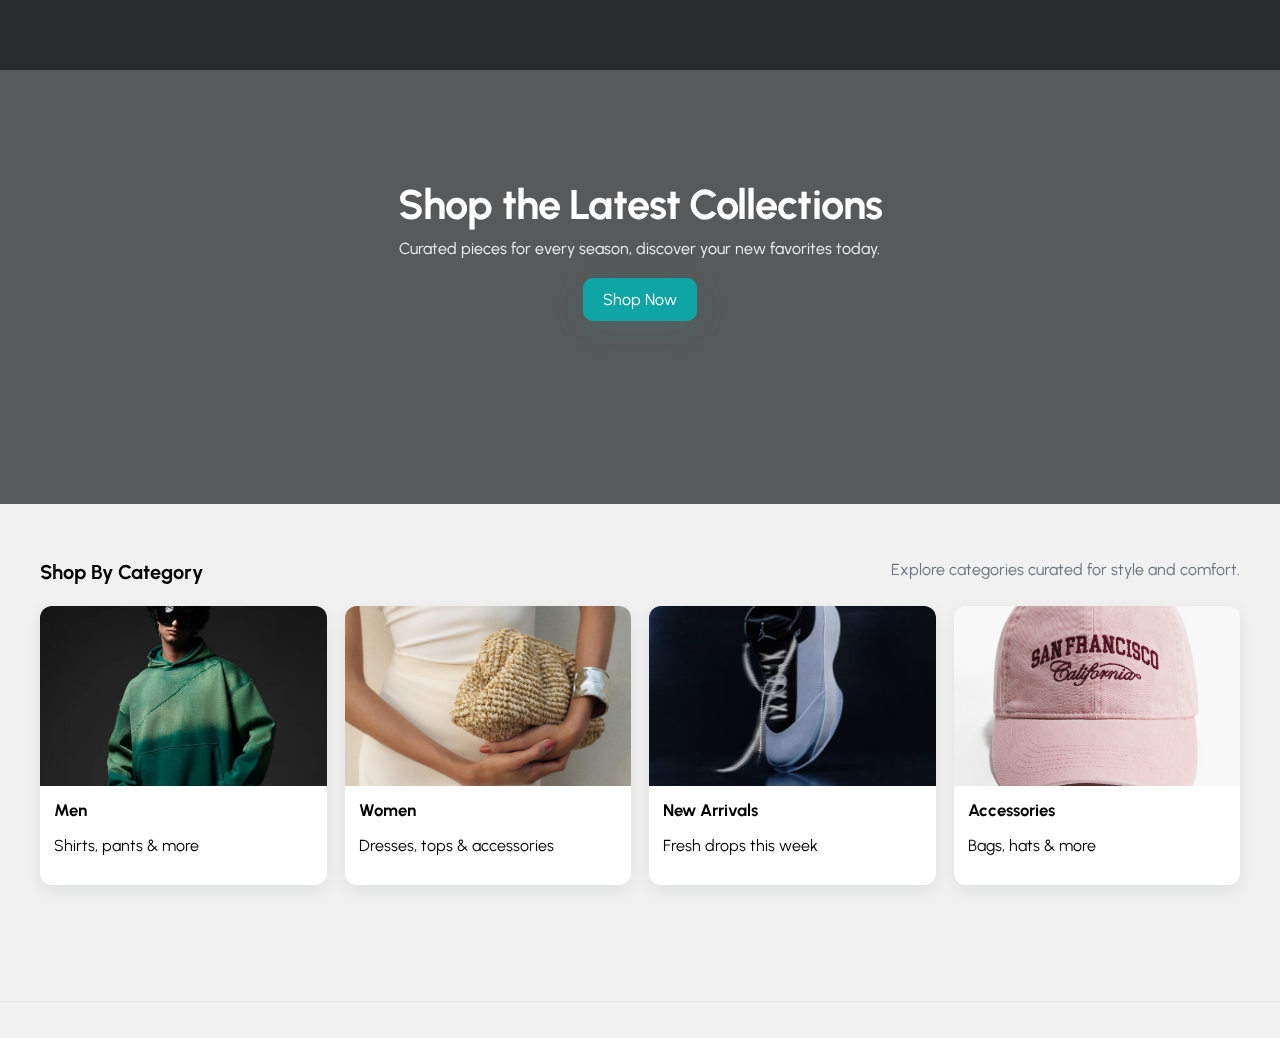
<file: index.html>
<!DOCTYPE html>
<html lang="en">

<head>
    <meta charset="UTF-8">
    <meta name="viewport" content="width=device-width, initial-scale=1.0">
    <link rel="stylesheet" href="https://cdnjs.cloudflare.com/ajax/libs/font-awesome/6.5.2/css/all.min.css"
        integrity="sha512-SnH5WK+bZxgPHs44uWIX+LLJAJ9/2PkPKZ5QiAj6Ta86w+fsb2TkcmfRyVX3pBnMFcV7oQPJkl9QevSCWr3W6A=="
        crossorigin="anonymous" referrerpolicy="no-referrer" />
    <link rel="stylesheet" href="css/style.css">
    <title>E-Commerce Simulation System</title>
</head>

<body>
    <nav class="navbar" id="navbar">
    </nav>
    <div class="container">
        <div class="hero">
            <div class="overlay"></div>
            <div class="herocontent">
                <h1 class="herotitle">Shop the Latest Collections</h1>
                <p class="herosub">Curated pieces for every season, discover your new favorites today.</p>
                <a class="herobutton" href="category.html">Shop Now</a>
            </div>
        </div>

        <div class="section">
            <div class="sectionheader">
                <h2 class="sectiontitle">Shop By Category</h2>
                <p class="sectionsub">Explore categories curated for style and comfort.</p>
            </div>

            <div class="grid">
                <a class="catcard" href="category.html?type=men">
                    <div class="cardmedia">
                        <img src="assets/img/1.jpg">
                    </div>
                    <div class="cardbody">
                        <h3 class="cardtitle">Men</h3>
                        <p class="cardnote">Shirts, pants &amp; more</p>
                    </div>
                </a>

                <a class="catcard" href="category.html?type=women">
                    <div class="cardmedia">
                        <img src="assets/img/4.png">
                    </div>
                    <div class="cardbody">
                        <h3 class="cardtitle">Women</h3>
                        <p class="cardnote">Dresses, tops &amp; accessories</p>
                    </div>
                </a>

                <a class="catcard" href="category.html?type=new">
                    <div class="cardmedia">
                        <img src="assets/img/1.avif">
                    </div>
                    <div class="cardbody">
                        <h3 class="cardtitle">New Arrivals</h3>
                        <p class="cardnote">Fresh drops this week</p>
                    </div>
                </a>

                <a class="catcard" href="category.html?type=accessories">
                    <div class="cardmedia">
                        <img src="assets/img/5.png">
                    </div>
                    <div class="cardbody">
                        <h3 class="cardtitle">Accessories</h3>
                        <p class="cardnote">Bags, hats &amp; more</p>
                    </div>
                </a>
            </div>
        </div>
    </div>
    <div class="footer" id="footer">
    </div>
    <script type="module" src="js/global.js"></script>
</body>

</html>
</file>
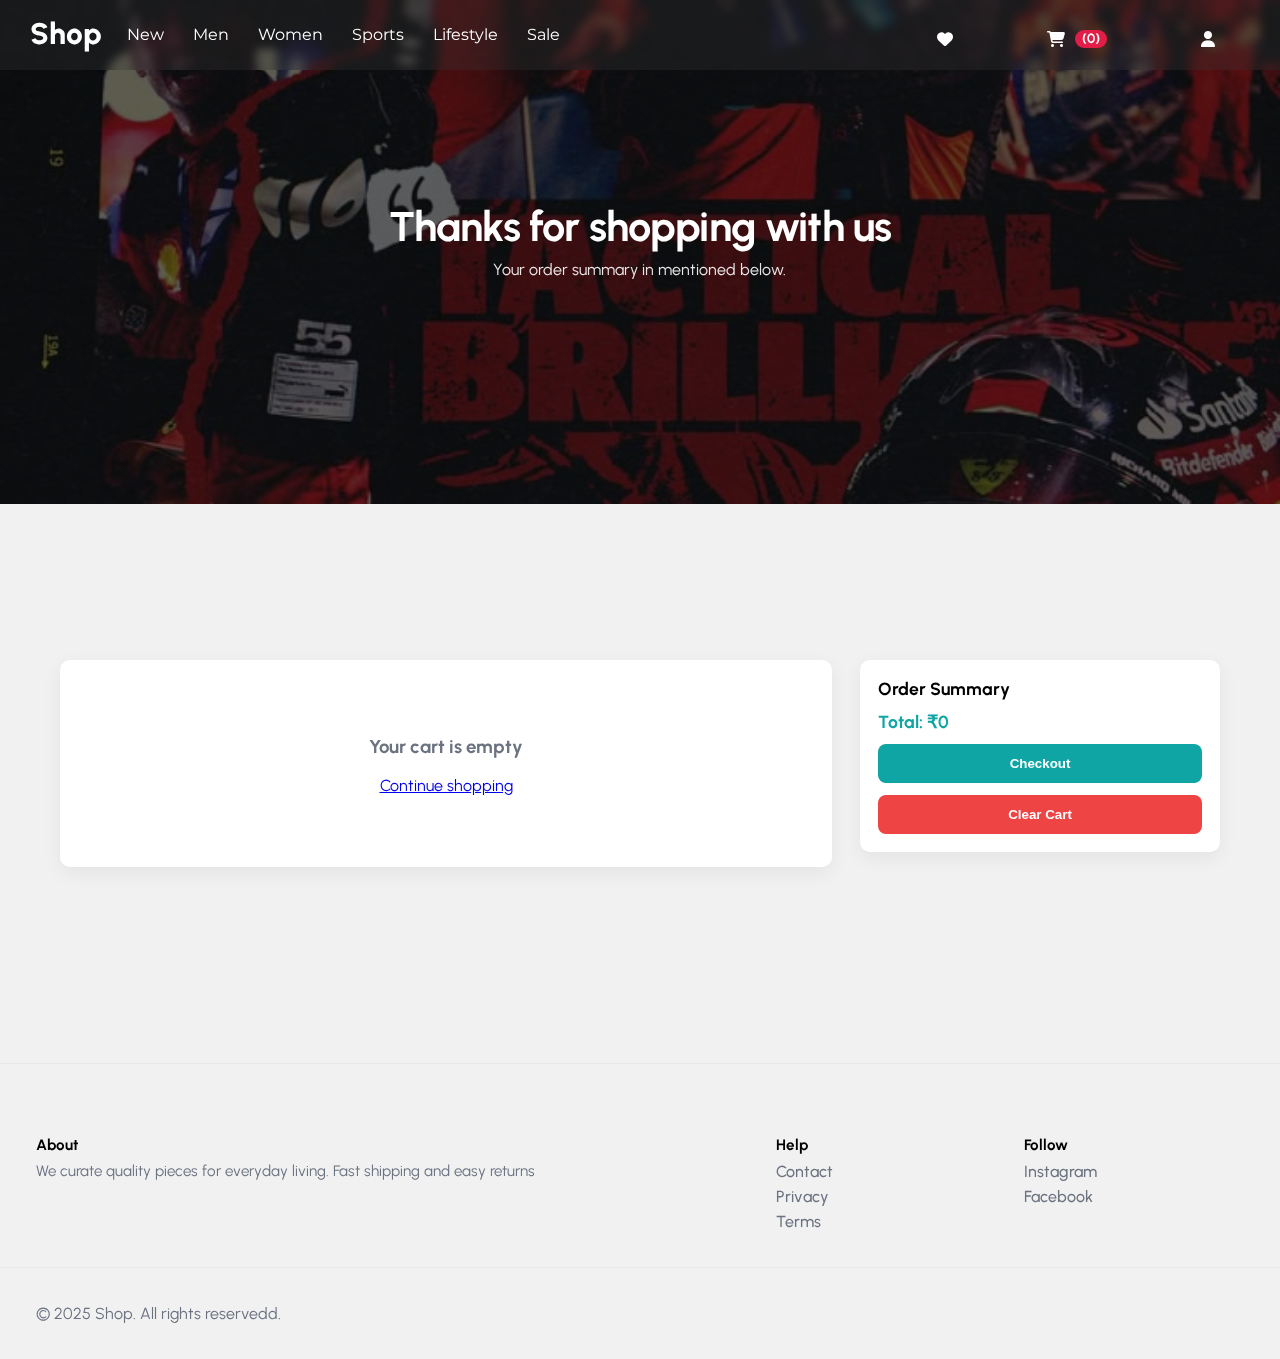
<file: cart.html>
<!DOCTYPE html>
<html lang="en">

<head>
  <meta charset="utf-8" />
  <meta name="viewport" content="width=device-width,initial-scale=1" />
  <link rel="stylesheet" href="https://cdnjs.cloudflare.com/ajax/libs/font-awesome/6.5.2/css/all.min.css"
    crossorigin="anonymous" referrerpolicy="no-referrer" />
  <title>Cart</title>
  <link rel="stylesheet" href="css/style.css" />
  <style>
    /* CART BADGE (red bubble) */
    .cart-icon {
      position: relative;
      display: inline-flex;
      align-items: center;
      gap: 6px;
    }

    .cart-count {
      display: inline-block;
      background: #e11d48;
      /* red */
      color: #fff;
      font-weight: 700;
      padding: 2px 7px;
      border-radius: 999px;
      font-size: 0.85rem;
      line-height: 1;
      margin-left: 4px;
    }

    /* CART PAGE (modern style) */
    .cart-page {
      max-width: 1200px;
      margin: 100px auto 80px;
      padding: 0 20px;
      display: grid;
      grid-template-columns: 1fr 360px;
      gap: 28px;
      align-items: start;
    }

    .cart-items {
      background: #ffffff;
      border-radius: 10px;
      padding: 16px;
      box-shadow: 0 6px 20px rgba(15, 23, 42, 0.06);
    }

    .cart-item {
      display: flex;
      gap: 14px;
      padding: 12px 6px;
      border-bottom: 1px dashed rgba(0, 0, 0, 0.06);
      align-items: center;
    }

    .cart-item:last-child {
      border-bottom: none;
    }

    .cart-item img {
      width: 96px;
      height: 96px;
      object-fit: cover;
      border-radius: 8px;
    }

    .cart-item .info {
      flex: 1;
    }

    .cart-item .info h4 {
      margin: 0 0 6px;
      font-size: 1rem;
    }

    .cart-item .info p {
      margin: 0;
      color: #6b7280;
      font-size: 0.92rem;
    }

    .qty-control {
      display: flex;
      align-items: center;
      gap: 8px;
      margin-top: 8px;
    }

    .qty-control button {
      width: 30px;
      height: 30px;
      border-radius: 6px;
      border: 1px solid #e5e7eb;
      background: #fff;
      cursor: pointer;
    }

    .qty-control input {
      width: 54px;
      text-align: center;
      padding: 6px;
      border: 1px solid #eee;
      border-radius: 6px;
    }

    /* SUMMARY BOX */
    .cart-summary {
      background: #fff;
      border-radius: 10px;
      padding: 18px;
      box-shadow: 0 6px 20px rgba(15, 23, 42, 0.06);
      height: fit-content;
    }

    .cart-summary h3 {
      margin: 0 0 12px;
      font-size: 1.1rem;
    }

    .summary-row {
      display: flex;
      justify-content: space-between;
      margin-bottom: 8px;
      color: #111827;
    }

    .summary-total {
      font-weight: 700;
      font-size: 1.1rem;
      color: #0ea5a4;
      margin-top: 12px;
    }

    /* ACTIONS */
    .btn-checkout,
    .btn-clear {
      display: block;
      width: 100%;
      padding: 12px 14px;
      border-radius: 8px;
      border: 0;
      cursor: pointer;
      color: #fff;
      font-weight: 700;
      margin-top: 12px;
    }

    .btn-checkout {
      background: #0ea5a4;
    }

    .btn-clear {
      background: #ef4444;
    }

    /* Empty cart */
    .cart-empty {
      text-align: center;
      padding: 40px 20px;
      color: #6b7280;
    }

    /* responsive */
    @media (max-width: 980px) {
      .cart-page {
        grid-template-columns: 1fr;
      }

      .cart-summary {
        order: 2;
        margin-top: 12px;
      }
    }
  </style>
</head>

<body>

  <div class="navbar">
    <nav>
      <span class="logo"><a href="index.html" style="text-decoration: none; color: white;">Shop</a></span>
      <ul class="catList">
        <li><a href="category.html?type=new">New</a></li>
        <li><a href="category.html?type=men">Men</a></li>
        <li><a href="category.html?type=women">Women</a></li>
        <li><a href="category.html?type=sports">Sports</a></li>
        <li><a href="category.html?type=lifestyle">Lifestyle</a></li>
        <li><a href="category.html?type=sale">Sale</a></li>
      </ul>
      <ul class="user">
        <li><a href="#"><i class="fa fa-heart"></i></a></li>

        <!-- REPLACE your existing cart li with this exact one -->
        <li>
          <a href="cart.html" class="cart-icon" style="text-decoration: none; color: white;">
            <i class="fa fa-cart-shopping"></i>
            <span class="cart-count">(0)</span>
          </a>
        </li>

        <li><a href="#"><i class="fa fa-user"></i></a></li>
      </ul>
    </nav>
  </div>
  <div class="hero" style="background-image: url(assets/img/9.jpeg);">
    <div class="overlay"></div>
    <div class="herocontent">
      <h1 class="herotitle">Thanks for shopping with us</h1>
      <p class="herosub">Your order summary in mentioned below.</p>
    </div>
  </div>
  <main class="section">
    <div class="cart-page">
      <div class="cart-items" id="cart-items">
        <!-- cart.js will render items here -->
      </div>

      <aside class="cart-summary" id="cart-summary">
        <h3>Order Summary</h3>
        <div id="summary-rows"></div>
        <div class="summary-total" id="summary-total">Total: ₹0</div>

        <button class="btn-checkout" id="btn-checkout">Checkout</button>
        <button class="btn-clear" id="btn-clear">Clear Cart</button>
      </aside>
    </div>
  </main>

  <div class="footer">
    <footer>
      <div class="footgrid">
        <div>
          <h4 class="foottitle">About</h4>
          <p class="foottext">We curate quality pieces for everyday living. Fast shipping and easy returns</p>
        </div>

        <div>
          <h4 class="foottitle">Help</h4>
          <ul class="footlinks">
            <li><a href="#">Contact</a></li>
            <li><a href="#">Privacy</a></li>
            <li><a href="#">Terms</a></li>
          </ul>
        </div>

        <div>
          <h4 class="foottitle">Follow</h4>
          <ul class="footlinks">
            <li><a href="#">Instagram</a></li>
            <li><a href="#">Facebook</a></li>
          </ul>
        </div>
    </footer>
  </div>
  <div class="footerbottom">
    <span>© 2025 Shop. All rights reservedd.</span>
  </div>
  <script type="module" src="js/cart.js"></script>
  <script type="module" src="js/global.js"></script>

</body>

</html>
</file>
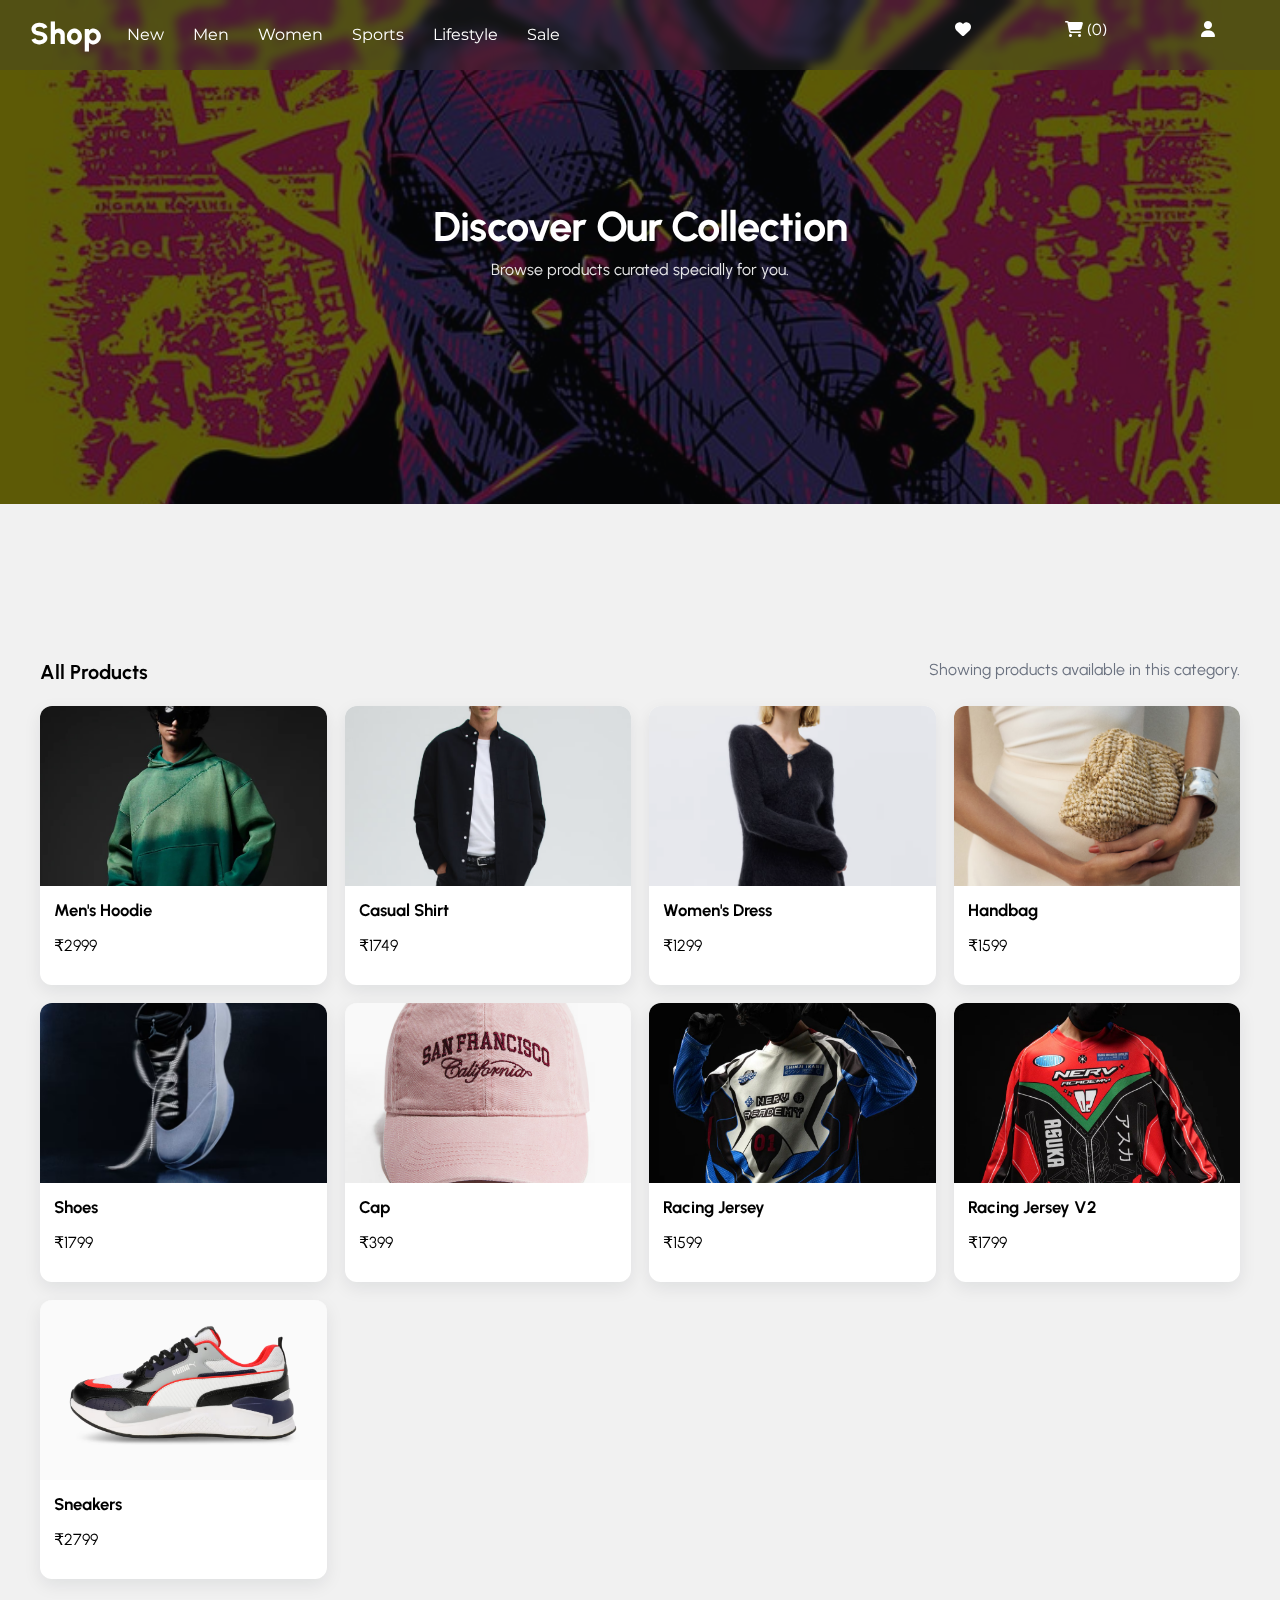
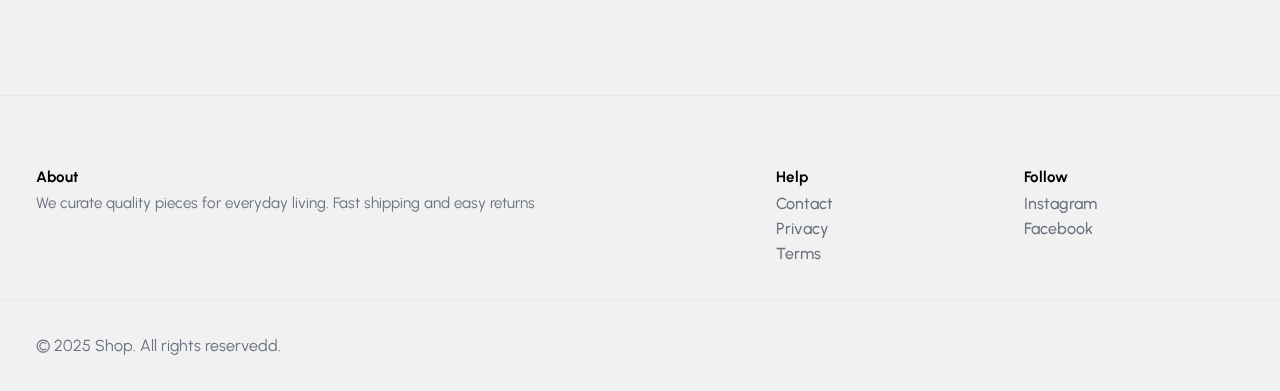
<file: category.html>
<!DOCTYPE html>
<html lang="en">

<head>
    <meta charset="utf-8" />
    <meta name="viewport" content="width=device-width,initial-scale=1" />
    <link rel="stylesheet" href="https://cdnjs.cloudflare.com/ajax/libs/font-awesome/6.5.2/css/all.min.css"
        crossorigin="anonymous" referrerpolicy="no-referrer" />
    <title>Category</title>
    <link rel="stylesheet" href="css/style.css" />
</head>

<body>

    <nav class="navbar">
        <span class="logo"><a href="index.html" style="text-decoration: none; color: white;">Shop</a></span>
        <ul class="catList">
            <li><a href="category.html?type=new">New</a></li>
            <li><a href="category.html?type=men">Men</a></li>
            <li><a href="category.html?type=women">Women</a></li>
            <li><a href="category.html?type=sports">Sports</a></li>
            <li><a href="category.html?type=lifestyle">Lifestyle</a></li>
            <li><a href="category.html?type=sale">Sale</a></li>
        </ul>
        <ul class="user">
            <li><a href="#liked"><i class="fa fa-heart"></i></a></li>
            <li>
                <a href="cart.html" class="cart-icon" style="text-decoration: none; color: white;">
                    <i class="fa fa-cart-shopping"></i>
                    <span class="cart-count">(0)</span>
                </a>
            </li>
            <li><a href="#"><i class="fa fa-user"></i></a></li>
        </ul>
    </nav>

    <div class="hero" style="background-image: url(assets/img/8.jpeg);">
        <div class="overlay"></div>
        <div class="herocontent">
            <h1 class="herotitle">Discover Our Collection</h1>
            <p class="herosub">Browse products curated specially for you.</p>
        </div>
    </div>


    <!-- DYNAMIC CATEGORY SECTION -->
    <div class="section" style="margin-top: 100px;">
        <div class="sectionheader">
            <h2 class="sectiontitle">Loading...</h2>
            <p class="sectionsub">Please wait</p>
        </div>

        <!-- JS will inject products here -->
        <div class="grid"></div>
    </div>

    <div class="footer">
        <footer>
            <div class="footgrid">
                <div>
                    <h4 class="foottitle">About</h4>
                    <p class="foottext">We curate quality pieces for everyday living. Fast shipping and easy returns</p>
                </div>

                <div>
                    <h4 class="foottitle">Help</h4>
                    <ul class="footlinks">
                        <li><a href="#">Contact</a></li>
                        <li><a href="#">Privacy</a></li>
                        <li><a href="#">Terms</a></li>
                    </ul>
                </div>

                <div>
                    <h4 class="foottitle">Follow</h4>
                    <ul class="footlinks">
                        <li><a href="#">Instagram</a></li>
                        <li><a href="#">Facebook</a></li>
                    </ul>
                </div>
        </footer>
    </div>
    <div class="footerbottom">
        <span>© 2025 Shop. All rights reservedd.</span>
    </div>
    <script type="module" src="js/category.js"></script>
    <script type="module" src="js/global.js"></script>

</body>

</html>
</file>
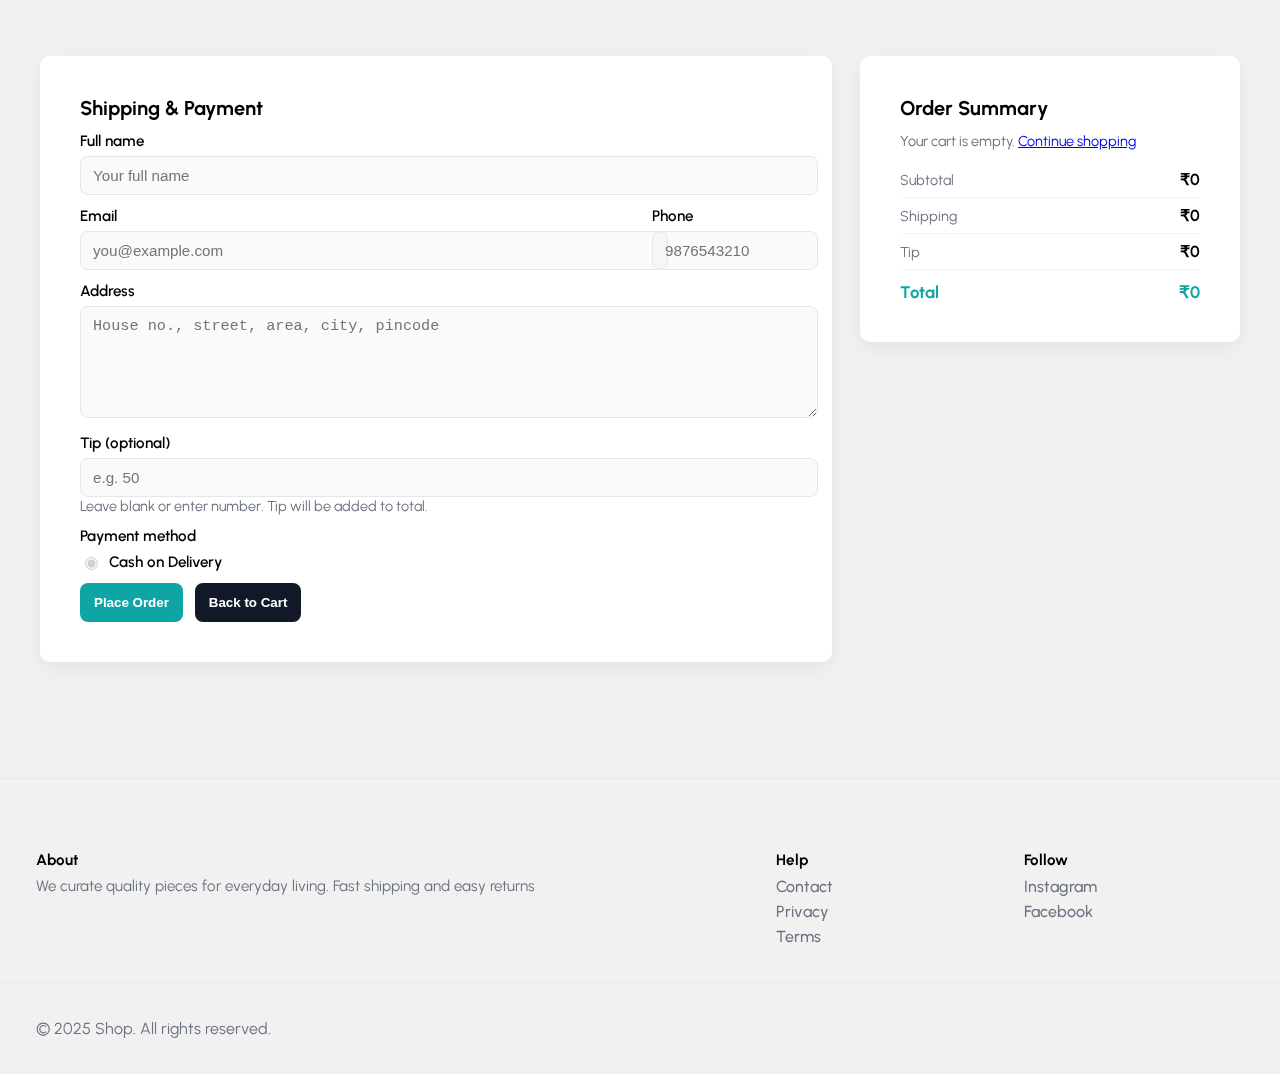
<file: checkout.html>
<!DOCTYPE html>
<html lang="en">

<head>
  <meta charset="utf-8" />
  <meta name="viewport" content="width=device-width,initial-scale=1" />
  <link rel="stylesheet" href="https://cdnjs.cloudflare.com/ajax/libs/font-awesome/6.5.2/css/all.min.css"
    crossorigin="anonymous" referrerpolicy="no-referrer" />
  <title>Checkout</title>
  <link rel="stylesheet" href="css/style.css" />
  <link rel="stylesheet" href="css/checkout.css">
</head>
<body>
  <main class="section">
    <div class="checkout-grid">

      <!-- LEFT: form / thank you area (we will replace with JS after order) -->
      <div id="left-col" class="card">
        <div id="checkout-form-area">
          <h2>Shipping & Payment</h2>
          <form id="checkout-form">
            <div class="row">
              <label for="name">Full name</label>
              <input id="name" name="name" type="text" required placeholder="Your full name">
            </div>

            <div class="row" style="display:flex; gap:10px;">
              <div style="flex:1">
                <label for="email">Email</label>
                <input id="email" name="email" type="email" placeholder="you@example.com">
              </div>
              <div style="width:140px">
                <label for="phone">Phone</label>
                <input id="phone" name="phone" type="tel" placeholder="9876543210">
              </div>
            </div>

            <div class="row">
              <label for="address">Address</label>
              <textarea id="address" name="address" placeholder="House no., street, area, city, pincode"
                required></textarea>
            </div>

            <div class="row">
              <label for="tip">Tip (optional)</label>
              <input id="tip" name="tip" type="text" placeholder="e.g. 50">
              <div class="small">Leave blank or enter number. Tip will be added to total.</div>
            </div>

            <div class="row">
              <label>Payment method</label>
              <!-- <div class="small">Cash on Delivery</div> -->
              <div style="margin-top:8px;">
                <label style="display:flex; gap:8px; align-items:center;">
                  <input type="radio" name="payment" value="cod" checked disabled> Cash on Delivery
                </label>
              </div>
            </div>

            <!-- <div class="row">
              <small class="small">Review your order on the right. When ready, click Place Order.</small>
            </div> -->

            <div style="margin-top:8px;">
              <button id="place-order" type="submit" class="btn-primary">Place Order</button>
              <button id="back-to-cart" type="button" class="btn-ghost" style="margin-left:8px">Back to Cart</button>
            </div>
          </form>
        </div>
      </div>

      <!-- RIGHT: order summary -->
      <aside class="card" id="summary-col">
        <h2>Order Summary</h2>
        <div id="summary-list"></div>

        <div class="summary-row" style="margin-top:12px;">
          <div class="small">Subtotal</div>
          <div id="sub-total" style="font-weight:700">₹0</div>
        </div>

        <div class="summary-row">
          <div class="small">Shipping</div>
          <div id="shipping-fee" style="font-weight:700">₹0</div>
        </div>

        <div class="summary-row">
          <div class="small">Tip</div>
          <div id="tip-amount" style="font-weight:700">₹0</div>
        </div>

        <div class="summary-total">
          <div>Total</div>
          <div id="grand-total">₹0</div>
        </div>

      </aside>

    </div>
  </main>

  <div class="footer">
    <footer>
      <div class="footgrid">
        <div>
          <h4 class="foottitle">About</h4>
          <p class="foottext">We curate quality pieces for everyday living. Fast shipping and easy returns</p>
        </div>

        <div>
          <h4 class="foottitle">Help</h4>
          <ul class="footlinks">
            <li><a href="#">Contact</a></li>
            <li><a href="#">Privacy</a></li>
            <li><a href="#">Terms</a></li>
          </ul>
        </div>

        <div>
          <h4 class="foottitle">Follow</h4>
          <ul class="footlinks">
            <li><a href="#">Instagram</a></li>
            <li><a href="#">Facebook</a></li>
          </ul>
        </div>
    </footer>
  </div>

  <div class="footerbottom">
    <span>© 2025 Shop. All rights reserved.</span>
  </div>
  <script type="module" src="js/checkout.js"></script>
  <script type="module" src="js/global.js"></script>
</body>

</html>
</file>
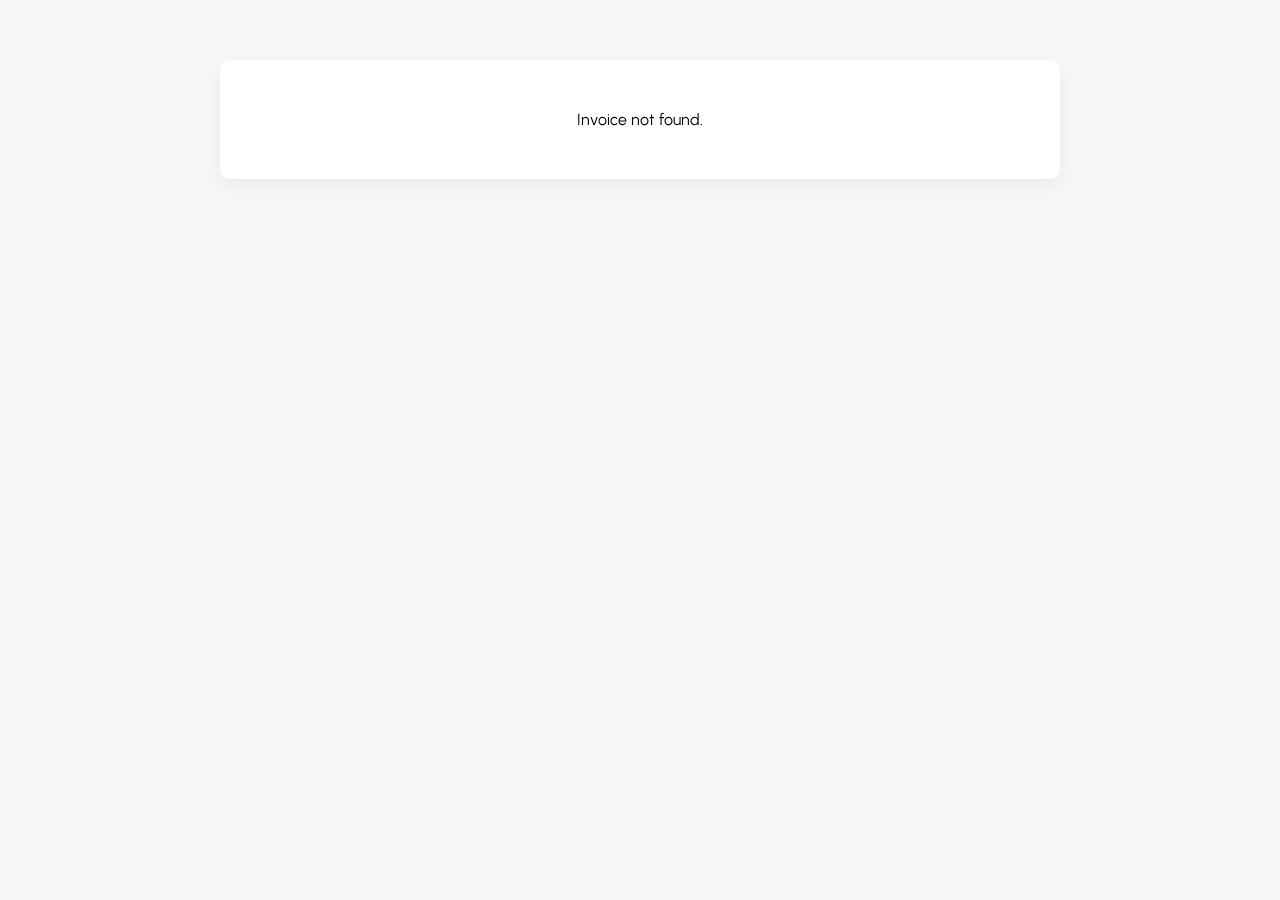
<file: invoice.html>
<!DOCTYPE html>
<html lang="en">

<head>
  <meta charset="utf-8" />
  <meta name="viewport" content="width=device-width,initial-scale=1" />
  <link rel="stylesheet" href="https://cdnjs.cloudflare.com/ajax/libs/font-awesome/6.5.2/css/all.min.css"
    crossorigin="anonymous" referrerpolicy="no-referrer" />
  <title>Invoice</title>
  <link rel="stylesheet" href="css/style.css" />
  <link rel="stylesheet" href="css/invoice.css">

</head>

<body>

  <div class="invoice-wrap" id="invoice-root">
    <div style="text-align:center; color:#6b7280">Loading invoice...</div>
  </div>
  <script type="module" src="js/invoice.js"></script>
  <script type="module" src="js/global.js"></script>
</body>

</html>
</file>
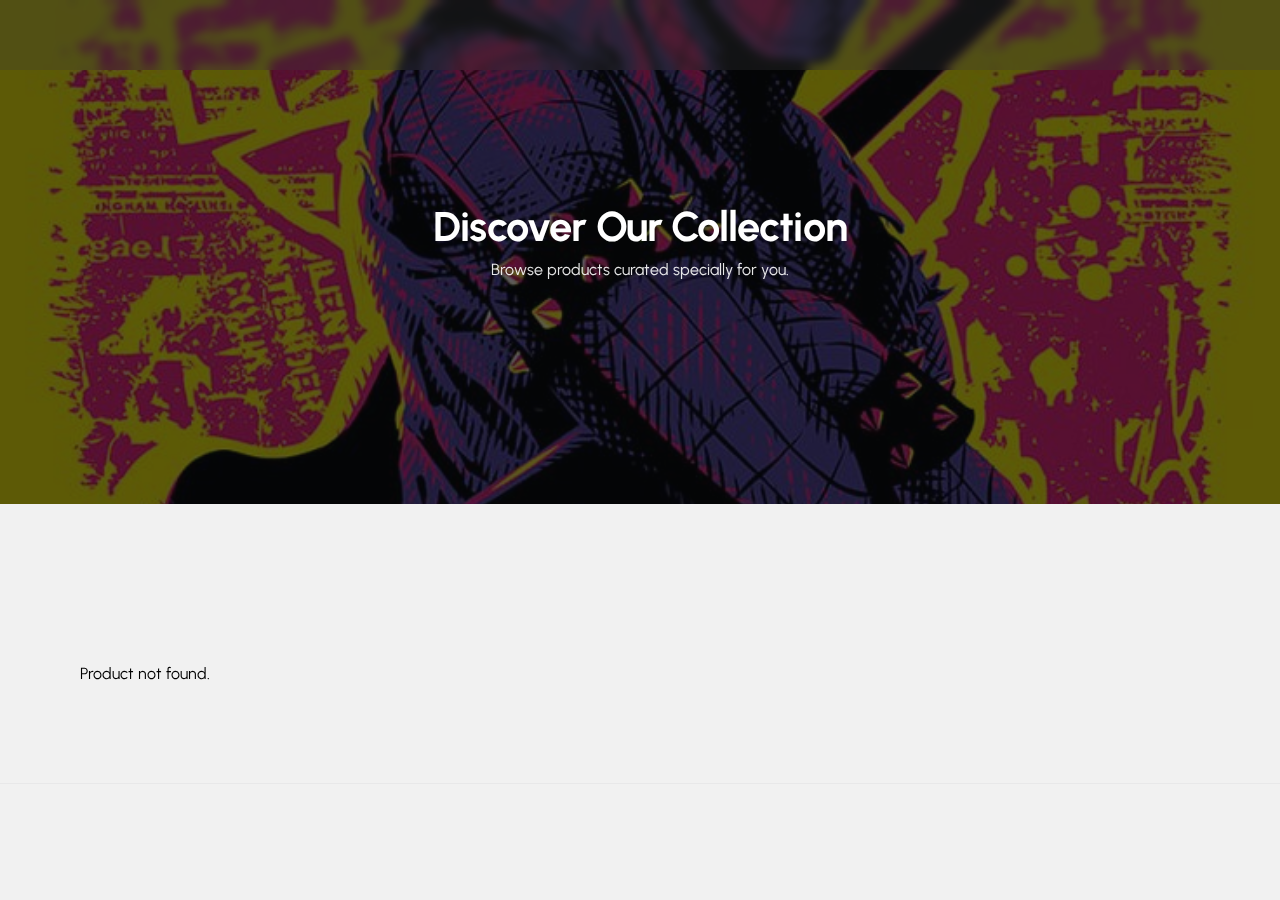
<file: product.html>
<!DOCTYPE html>
<html lang="en">

<head>
    <meta charset="utf-8" />
    <meta name="viewport" content="width=device-width,initial-scale=1" />
    <link rel="stylesheet" href="https://cdnjs.cloudflare.com/ajax/libs/font-awesome/6.5.2/css/all.min.css"
        crossorigin="anonymous" referrerpolicy="no-referrer" />
    <title>Product</title>
    <link rel="stylesheet" href="css/style.css" />
    <link rel="stylesheet" href="css/product.css">
</head>

<body>
    <nav class="navbar" id="navbar">
    </nav>

    <div class="hero" style="background-image: url(assets/img/8.jpeg);">
        <div class="overlay"></div>
        <div class="herocontent">
            <h1 class="herotitle">Discover Our Collection</h1>
            <p class="herosub">Browse products curated specially for you.</p>
        </div>
    </div>

    <!-- JS WILL INSERT CONTENT HERE -->
    <div class="product-section">

        <div class="product-left">
            <img src="assets/img/1.avif" alt="Product Image">
        </div>

        <div class="product-right">
            <h1 class="product-title">Product Name</h1>
            <p class="product-category">Category: men</p>
            <h2 class="product-price">₹999</h2>

            <p class="product-desc">
                This is a sample product description. JavaScript will replace this text later.
            </p>

            <div class="product-buttons">
                <button class="btn-buy">Buy Now</button>
                <button class="btn-cart">Add to Cart</button>
            </div>
        </div>

    </div>

    <div class="footer" id="footer">
    </div>
    <script type="module" src="js/product.js"></script>
    <script type="module" src="js/global.js"></script>

</body>

</html>
</file>
<file: css/style.css>
@import url('https://fonts.googleapis.com/css2?family=Open+Sans:ital,wght@0,300;0,400;0,500;0,600;0,700;0,800;1,300;1,400;1,500;1,600;1,700;1,800&display=swap');
@import url('https://fonts.googleapis.com/css2?family=Urbanist:wght@100;200;300;400;500;600;700;800;900&display=swap');
@import url('https://fonts.googleapis.com/css2?family=Montserrat:wght@100;200;300;400;500;600;700;800;900&display=swap');

html {
  scroll-behavior: smooth;
}

body {
  margin: 0;
  padding: 0;
  background: #f1f1f1;
  font-family: 'Urbanist', sans-serif;
  opacity: 0;
  filter: blur(8px);
  transition: opacity .6s ease, filter .7s ease;
}


body.appear {
  opacity: 1;
  filter: blur(0);
}


nav {
  position: fixed;
  top: 0;
  width: 100%;
  backdrop-filter: blur(5px);
  background-color: #3a3a3a48;
  z-index: 999;
  height: 70px;
}

.logo {
  float: left;
  font-size: 30px;
  font-weight: 800;
  padding: 15px 0px 10px 30px;
  transition: .5s ease-in-out;
  cursor: default;
  color: #ffffff;
}

.catList {
  list-style-type: none;
  margin: 0;
  padding: 25px;
  float: left;
}

.catList li {
  display: inline;
  padding: 0 25px 0 0;
}

.catList li a {
  text-decoration: none;
  color: white;
  font-family: Montserrat;
  position: relative;
  display: inline-block;
}

.catList li a:after {
  content: '';
  position: absolute;
  width: 0;
  height: 3px;
  display: block;
  margin-top: 5px;
  right: 0;
  background: #0ea5a4;
  transition: width .3s ease;
}

.catList li a:hover:after {
  width: 100%;
  left: 0;
}

.user {
  list-style-type: none;
  margin: 0;
  padding: 20px;
  float: right;
}

.user li {
  display: inline;
  padding: 35px;
}

.user li a {
  border-radius: 50px;
  padding: 10px;
  color: white;
}

.user li a:hover {
  background-color: #525252;
  transition: ease-out 0.3s;
}

.hero {
  position: relative;
  min-height: 56vh;
  display: flex;
  align-items: center;
  justify-content: center;
  margin-top: 0;
  background-image: url('https://images.unsplash.com/photo-1542291026-7eec264c27ff?q=80&w=1600&auto=format&fit=crop&ixlib=rb-4.0.3&s=2b9f6fda0c8b6bd3f3e9a2e2b0b3a4d8');
  background-size: cover;
  background-position: center;
}

.overlay {
  position: absolute;
  inset: 0;
  background: rgba(6, 7, 9, 0.652);
  z-index: 1;
}

.herocontent {
  position: relative;
  z-index: 1;
  text-align: center;
  padding: 48px 20px;
  max-width: 900px;
}

.herotitle {
  font-size: clamp(1.6rem, 4vw, 2.6rem);
  margin: 0 0 12px;
  letter-spacing: -0.02em;
  line-height: 1.05;
  font-weight: 700;
  color: #fff;
}

.herosub {
  margin: 0 0 20px;
  color: rgba(255, 255, 255, 0.9);
  font-weight: 400;
}

.herobutton {
  background: #0ea5a4;
  color: white;
  padding: 12px 20px;
  border-radius: 10px;
  box-shadow: 0 8px 30px rgba(14, 165, 164, 0.14);
  text-decoration: none;
  display: inline-block;
}

.section {
  padding: 56px 20px;
  width: 100%;
  max-width: 1200px;
  margin: 0 auto;
}

.sectionheader {
  display: flex;
  align-items: flex-start;
  justify-content: space-between;
  gap: 16px;
  margin-bottom: 22px;
  flex-wrap: wrap;
}

.sectiontitle {
  margin: 0;
  font-size: 1.25rem;
  font-weight: 700
}

.sectionsub {
  margin: 0;
  color: #6b7280
}

.grid {
  display: grid;
  gap: 18px;
  grid-template-columns: repeat(4, 1fr);
}

.catcard {
  display: block;
  overflow: hidden;
  border-radius: 12px;
  background: #ffffff;
  box-shadow: 0 6px 18px rgba(15, 23, 42, 0.08);
  text-decoration: none;
  color: inherit;
  transition: transform .22s ease;
}

.catcard:hover {
  transform: translateY(-5px);
  /* box-shadow: 0 14px 36px rgba(15, 23, 42, 0.12); */
}

.cardmedia {
  width: 100%;
  height: 180px;
  overflow: hidden;
  background: #eee;
}

.cardmedia img {
  width: 100%;
  height: 100%;
  object-fit: cover;
  display: block;
}

.cardbody {
  padding: 14px;
}

.cardtitle {
  margin: 0 0 6px;
  font-size: 1.05rem
}

.card-note {
  margin: 0;
  color: #6b7280;
  font-size: 0.95rem
}

/* Product grid */
.grid--products {
  grid-template-columns: repeat(4, 1fr);
}

.product-card {
  display: flex;
  flex-direction: column;
  justify-content: space-between;
  border-radius: 12px;
  overflow: hidden;
  background: #ffffff;
  box-shadow: 0 6px 18px rgba(15, 23, 42, 0.08);
  transition: transform .18s ease, box-shadow .18s ease;
}

.product-card:hover {
  transform: translateY(-6px);
  box-shadow: 0 16px 36px rgba(15, 23, 42, 0.12);
}

.product-card .card-media {
  height: 220px
}

.product-title {
  margin: 12px 0 8px;
  font-size: 1rem
}

.product-meta {
  display: flex;
  align-items: center;
  justify-content: space-between;
  gap: 12px;
}

.price {
  font-weight: 700;
  color: #111827;
}

.btn-outline {
  border: 1px solid rgba(15, 23, 42, 0.08);
  padding: 8px 12px;
  border-radius: 10px;
  text-decoration: none;
  color: #111827;
  font-weight: 600;
}

.footer {
  margin-top: 60px;
  background: transparent;
  padding-top: 36px;
  border-top: 1px solid rgba(15, 23, 42, 0.04);
}

.footgrid {
  display: grid;
  grid-template-columns: 1fr 220px 220px;
  gap: 28px;
  padding: 36px;
}

.foottitle {
  margin: 0 0 8px;
  font-size: 0.95rem
}

.foottext {
  margin: 0;
  color: #6b7280;
  font-size: 0.95rem
}

.footlinks {
  list-style: none;
  padding: 0;
  margin: 0;
  display: flex;
  flex-direction: column;
  gap: 6px
}

.footlinks a {
  text-decoration: none;
  color: #6b7280;
  font-weight: 500
}

.footerbottom {
  padding: 36px;
  border-top: 1px solid rgba(15, 23, 42, 0.03)
}

.footerbottom span {
  color: #6b7280;
}

.product-container {
  margin-top: 120px;
  padding: 40px;
  display: grid;
  grid-template-columns: 1fr 1fr;
  gap: 40px;
}

.product-left img {
  width: 100%;
  border-radius: 12px;
  object-fit: cover;
}

.product-right h1 {
  margin: 0 0 10px;
}

.product-right h2 {
  margin: 10px 0;
  color: #0ea5a4;
}

.btn-buy,
.btn-cart {
  padding: 12px 20px;
  border-radius: 10px;
  border: none;
  cursor: pointer;
  margin-right: 10px;
  color: white;
}

.btn-buy {
  background: #0ea5a4;
}

.btn-cart {
  background: #111827;
}

.related-title {
  margin: 40px;
}

.related-grid {
  display: grid;
  grid-template-columns: repeat(4, 1fr);
  gap: 18px;
  padding: 0 40px 40px;
}
</file>
<file: css/checkout.css>
/* Page-scoped checkout styles (won't break other pages) */
 .checkout-grid {
     display: grid;
     grid-template-columns: 1fr 380px;
     gap: 28px;
     align-items: start;
 }

 .card {
     background: #fff;
     border-radius: 10px;
     padding: 40px;
     box-shadow: 0 6px 20px rgba(15, 23, 42, 0.06);
 }

 .card h2 {
     margin: 0 0 12px;
     font-size: 1.25rem;
 }

 form .row {
     margin-bottom: 12px;
 }

 label {
     display: block;
     font-weight: 600;
     margin-bottom: 6px;
     font-size: 0.95rem;
 }

 input[type="text"],
 input[type="email"],
 input[type="tel"],
 textarea,
 select {
     width: 100%;
     padding: 10px 12px;
     border-radius: 8px;
     border: 1px solid #e6e6e6;
     font-size: 0.95rem;
 }

 textarea {
     min-height: 90px;
     resize: vertical;
 }

 .small {
     font-size: 0.9rem;
     color: #6b7280;
 }

 /* summary */
 .summary-row {
     display: flex;
     justify-content: space-between;
     padding: 8px 0;
     align-items: center;
     border-bottom: 1px solid rgba(0, 0, 0, 0.04);
 }

 .summary-total {
     display: flex;
     justify-content: space-between;
     margin-top: 12px;
     font-weight: 700;
     font-size: 1.05rem;
     color: #0ea5a4;
 }

 .actions {
     margin-top: 14px;
     display: flex;
     gap: 12px;
 }

 .btn-primary,
 .btn-ghost {
     padding: 12px 14px;
     border-radius: 8px;
     border: 0;
     cursor: pointer;
     font-weight: 700;
 }

 .btn-primary {
     background: #0ea5a4;
     color: #fff;
 }

 .btn-ghost {
     background: #111827;
     color: #fff;
 }

 /* thank you section (replaces form on success) */
 .thankyou {
     text-align: center;
     padding: 30px;
 }

 .thankyou h2 {
     margin-bottom: 8px;
 }

 .thank-actions {
     margin-top: 18px;
     display: flex;
     gap: 10px;
     justify-content: center;
     flex-wrap: wrap;
 }

 /* responsive */
 @media (max-width:980px) {
     .checkout-grid {
         grid-template-columns: 1fr;
     }
 }
</file>
<file: css/invoice.css>
body {
    background: #f7f7f8;
}

.invoice-wrap {
    max-width: 800px;
    margin: 60px auto;
    padding: 20px;
    background: #fff;
    border-radius: 10px;
    box-shadow: 0 6px 20px rgba(15, 23, 42, 0.06);
}

.invoice-head {
    display: flex;
    justify-content: space-between;
    align-items: center;
    gap: 10px;
    margin-bottom: 12px;
}

.invoice-meta {
    color: #6b7280;
    font-size: 0.95rem;
}

.items-table {
    width: 100%;
    border-collapse: collapse;
    margin-top: 12px;
}

.items-table th,
.items-table td {
    text-align: left;
    padding: 8px 6px;
    border-bottom: 1px solid #efefef;
}

.total-row {
    text-align: right;
    font-weight: 700;
    color: #0ea5a4;
    font-size: 1.05rem;
}

.invoice-actions {
    margin-top: 12px;
    display: flex;
    gap: 10px;
}

.btn {
    padding: 10px 12px;
    border-radius: 8px;
    border: 0;
    cursor: pointer;
    font-weight: 700;
}

.btn-print {
    background: #0ea5a4;
    color: #fff;
}

.btn-home {
    background: #111827;
    color: #fff;
}
</file>
<file: css/product.css>
/* PRODUCT PAGE LAYOUT */

.product-section {
    max-width: 1200px;
    margin: 120px auto 60px;
    padding: 0 20px;
    display: grid;
    grid-template-columns: 1fr 1fr;
    gap: 40px;
    align-items: start;
}

/* LEFT SIDE IMAGE */
.product-left img {
    width: 100%;
    height: auto;
    border-radius: 12px;
    object-fit: cover;
    box-shadow: 0 6px 18px rgba(0, 0, 0, 0.08);
}

/* RIGHT SIDE CONTENT */
.product-right .product-title {
    margin: 0 0 10px;
    font-size: 2rem;
    font-weight: 700;
}

.product-category {
    margin: 5px 0;
    color: #6b7280;
    font-size: 0.95rem;
}

.product-price {
    margin: 10px 0 15px;
    font-size: 1.6rem;
    color: #0ea5a4;
    font-weight: 700;
}

.product-desc {
    line-height: 1.5;
    margin-bottom: 20px;
}

/* BUTTONS */
.product-buttons {
    display: flex;
    gap: 15px;
    margin-top: 10px;
}

.btn-buy,
.btn-cart {
    padding: 12px 20px;
    border-radius: 10px;
    border: none;
    cursor: pointer;
    color: white;
    font-size: 1rem;
}

.btn-buy {
    background-color: #0ea5a4;
}

.btn-cart {
    background-color: #111827;
}

/* RELATED PRODUCTS */
.related-title {
    max-width: 1200px;
    margin: 20px auto 10px;
    padding: 0 20px;
    font-size: 1.3rem;
    font-weight: 600;
}

.related-grid {
    max-width: 1200px;
    margin: 0 auto 60px;
    padding: 0 20px;
    display: grid;
    grid-template-columns: repeat(4, 1fr);
    gap: 18px;
}
</file>
